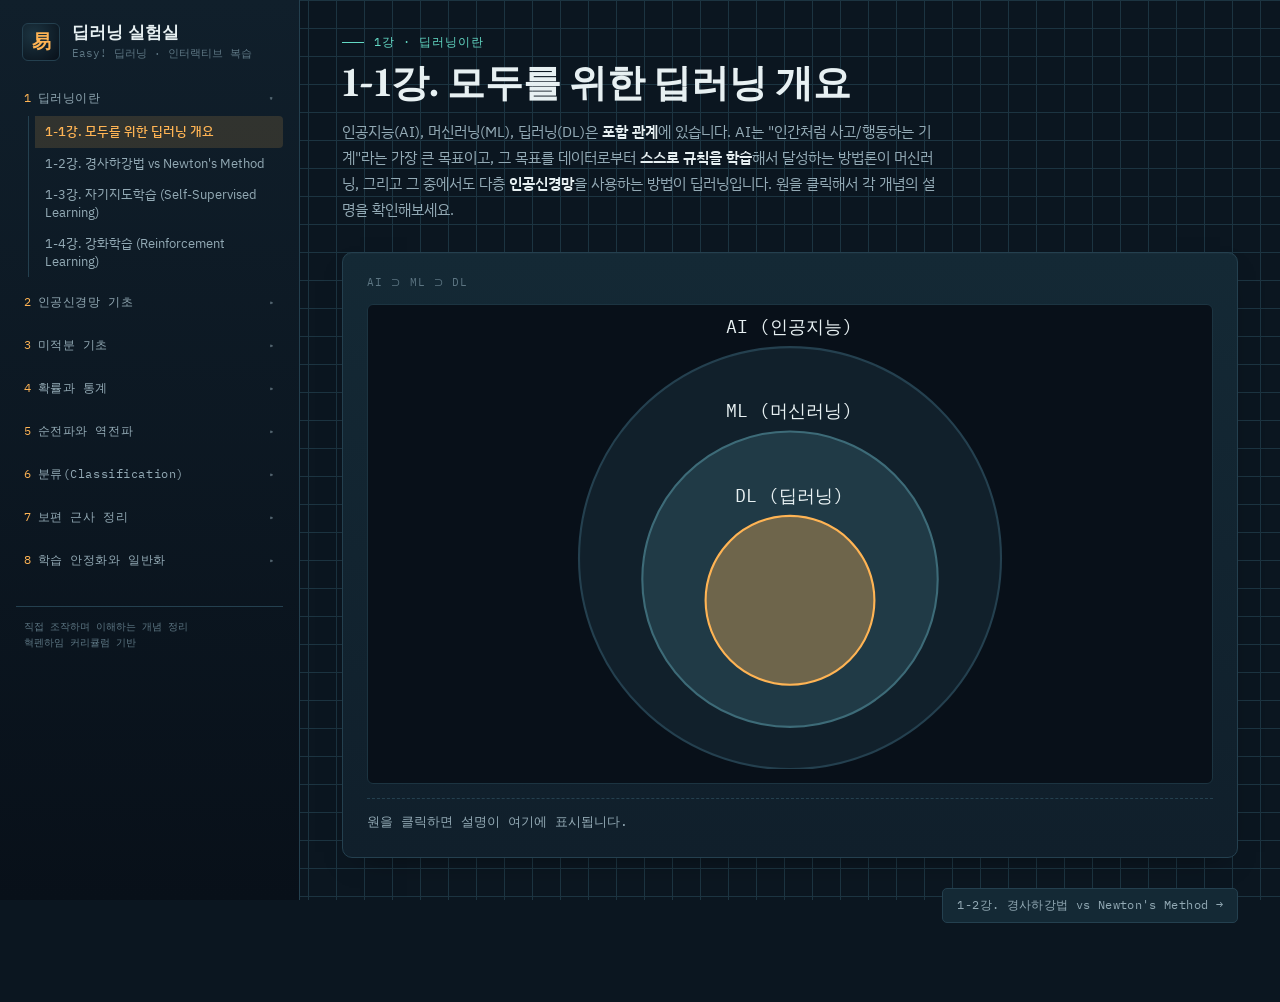
<file: index.html>
<!doctype html>
<html lang="ko">
<head>
<meta charset="UTF-8">
<meta name="viewport" content="width=device-width, initial-scale=1.0">
<title>딥러닝 실험실 · Easy! 딥러닝 인터랙티브 복습</title>
<link rel="preconnect" href="https://fonts.googleapis.com">
<link href="https://fonts.googleapis.com/css2?family=Fraunces:opsz,wght@9..144,400;9..144,600;9..144,700&family=IBM+Plex+Sans+KR:wght@400;500;600;700&family=IBM+Plex+Mono:wght@400;500;600&display=swap" rel="stylesheet">
<link rel="stylesheet" href="vendor/katex/katex.min.css"
      onerror="this.onerror=null;this.href='https://cdn.jsdelivr.net/npm/katex@0.16.11/dist/katex.min.css';">
<link rel="stylesheet" href="style.css">
</head>
<body>

<div class="app">
  <button class="nav-toggle" id="navToggle" aria-label="메뉴 열기">☰ 목차</button>

  <aside class="sidebar" id="sidebar">
    <div class="brand">
      <div class="brand-mark">易</div>
      <div>
        <div class="brand-title">딥러닝 실험실</div>
        <div class="brand-sub">Easy! 딥러닝 · 인터랙티브 복습</div>
      </div>
    </div>
    <nav id="chapterNav" class="chapter-nav"></nav>
    <div class="sidebar-footer">직접 조작하며 이해하는 개념 정리<br>혁펜하임 커리큘럼 기반</div>
  </aside>

  <main class="stage" id="stage">
    <!-- topic content injected here -->
  </main>
</div>

<script>
(function(){
  var LOCAL_JS = 'vendor/katex/katex.min.js';
  var LOCAL_AUTORENDER = 'vendor/katex/auto-render.min.js';
  var CDN_JS = 'https://cdn.jsdelivr.net/npm/katex@0.16.11/dist/katex.min.js';
  var CDN_AUTORENDER = 'https://cdn.jsdelivr.net/npm/katex@0.16.11/dist/contrib/auto-render.min.js';

  function loadScript(src, onload, onerror){
    var s = document.createElement('script');
    s.src = src; s.onload = onload; s.onerror = onerror;
    document.head.appendChild(s);
  }
  function ready(){ window.dispatchEvent(new window.Event('katex-ready')); }
  function loadAutoRender(fromCdn){
    loadScript(fromCdn ? CDN_AUTORENDER : LOCAL_AUTORENDER, ready, function(){
      if(!fromCdn) loadScript(CDN_AUTORENDER, ready, ready); else ready();
    });
  }
  loadScript(LOCAL_JS, function(){ loadAutoRender(false); }, function(){
    loadScript(CDN_JS, function(){ loadAutoRender(true); }, ready);
  });
})();
</script>
<script src="app.js"></script>
</body>
</html>
</file>
<file: style.css>
:root{
  --bg: #0b1620;
  --bg-deep: #081019;
  --panel: #101f2b;
  --panel-raised: #142935;
  --grid-line: #1c3441;
  --hairline: #24404f;
  --text: #e7f0f2;
  --text-dim: #93aab5;
  --text-faint: #5d7683;
  --amber: #ffb454;
  --amber-dim: #a9773a;
  --teal: #63d9c4;
  --red: #ff6b6b;
  --violet: #b48bf2;

  --display: 'Fraunces', serif;
  --body: 'IBM Plex Sans KR', sans-serif;
  --mono: 'IBM Plex Mono', monospace;
}

*{box-sizing:border-box;}
html,body{margin:0;padding:0;}
body{
  background: var(--bg);
  color: var(--text);
  font-family: var(--body);
  background-image:
    linear-gradient(var(--grid-line) 1px, transparent 1px),
    linear-gradient(90deg, var(--grid-line) 1px, transparent 1px);
  background-size: 28px 28px;
  background-attachment: fixed;
}

/* ---------- layout ---------- */
.app{ display:flex; min-height: 100vh; }

.nav-toggle{
  display:none;
  position: fixed; z-index: 40; top: 12px; left: 12px;
  background: var(--panel-raised); color: var(--amber);
  border:1px solid var(--hairline); border-radius:4px;
  font-family: var(--mono); font-size:12px; padding:8px 12px; cursor:pointer;
}

.sidebar{
  width: 300px; flex-shrink:0;
  background: linear-gradient(180deg, var(--panel), var(--bg-deep));
  border-right: 1px solid var(--hairline);
  padding: 22px 16px 24px;
  position: sticky; top:0; height: 100vh; overflow-y:auto;
}
.brand{ display:flex; gap:12px; align-items:center; margin-bottom:20px; padding:0 6px;}
.brand-mark{
  width:38px;height:38px; border-radius:6px;
  background: radial-gradient(circle at 30% 30%, #1c3441, #081019);
  border:1px solid var(--hairline);
  display:flex; align-items:center; justify-content:center;
  color:var(--amber); font-family:var(--display); font-size:19px; font-weight:700;
}
.brand-title{ font-family: var(--display); font-weight:600; font-size:16.5px; letter-spacing:.01em;}
.brand-sub{ font-family: var(--mono); font-size:10.5px; color:var(--text-faint); margin-top:2px;}

.chapter-nav{ display:flex; flex-direction:column; gap:2px; }
.chapter-group{ margin-bottom:6px; }
.chapter-head{
  width:100%; text-align:left; background:none; border:none; cursor:pointer;
  color: var(--text-dim); font-family: var(--mono); font-size:11.5px; letter-spacing:.05em;
  padding:9px 8px; display:flex; justify-content:space-between; align-items:center;
  border-bottom: 1px solid transparent;
}
.chapter-head:hover{ color: var(--amber); }
.chapter-head .chev{ transition: transform .18s ease; opacity:.6; font-size:10px;}
.chapter-group.open .chapter-head .chev{ transform: rotate(90deg); }
.chapter-head .chnum{ color:var(--amber); margin-right:6px; }

.topic-list{ display:none; flex-direction:column; padding-left:6px; border-left:1px solid var(--hairline); margin-left:12px;}
.chapter-group.open .topic-list{ display:flex; }
.topic-btn{
  text-align:left; background:none; border:none; color:var(--text-dim);
  font-family: var(--body); font-size:13px; padding:7px 10px; cursor:pointer;
  border-radius:0 4px 4px 0; line-height:1.35;
}
.topic-btn:hover{ background: rgba(255,180,84,.08); color:var(--text); }
.topic-btn.active{ background: rgba(255,180,84,.14); color: var(--amber); font-weight:500; }

.sidebar-footer{
  margin-top:22px; padding:12px 8px 0; border-top:1px solid var(--hairline);
  font-family: var(--mono); font-size:10px; color:var(--text-faint); line-height:1.6;
}

/* ---------- stage ---------- */
.stage{ flex:1; padding: 34px 42px 80px; max-width:980px; }

.topic-eyebrow{
  font-family: var(--mono); font-size:12px; color: var(--teal); letter-spacing:.08em;
  display:flex; align-items:center; gap:10px; margin-bottom:10px;
}
.topic-eyebrow::before{ content:''; width:22px; height:1px; background:var(--teal); display:inline-block;}

.topic-title{
  font-family: var(--display); font-weight:600; font-size: clamp(26px, 3vw, 38px);
  margin:0 0 14px; line-height:1.15;
}

.topic-desc{
  color: var(--text-dim); font-size:15px; line-height:1.75; max-width: 66ch; margin-bottom: 28px;
}
.topic-desc b{ color: var(--text); font-weight:600; }
.topic-desc code{ font-family:var(--mono); color:var(--amber); background:rgba(255,180,84,.08); padding:1px 5px; border-radius:3px; font-size:.92em;}

.formula{
  font-family: var(--mono); font-size: 15px; color: var(--text);
  background: linear-gradient(180deg, rgba(99,217,196,.06), rgba(99,217,196,.02));
  border: 1px solid #2c4a58; border-left: 3px solid var(--teal);
  border-radius: 6px; padding: 12px 18px; margin: 14px 0;
  max-width: 66ch; line-height: 1.7; letter-spacing: .01em;
}
.formula .term{ color: var(--amber); }
.formula small{ display:block; font-family:var(--body); color:var(--text-faint); font-size:12px; margin-top:6px; letter-spacing:0; }

.analogy{
  font-size: 13.5px; color: var(--text-dim); max-width: 66ch;
  background: rgba(180,139,242,.07); border: 1px dashed #4a3a6b;
  border-radius: 6px; padding: 10px 14px; margin: 12px 0; line-height:1.65;
}
.analogy b{ color: var(--violet); }

.panel{
  background: linear-gradient(180deg, var(--panel-raised), var(--panel));
  border: 1px solid var(--hairline);
  border-radius: 10px;
  padding: 22px 24px 26px;
  box-shadow: inset 0 1px 0 rgba(255,255,255,.02), 0 12px 30px -18px rgba(0,0,0,.6);
  margin-bottom: 22px;
}
.panel-title{
  font-family: var(--mono); font-size:11px; letter-spacing:.1em; color:var(--text-faint);
  text-transform:uppercase; margin-bottom:14px; display:flex; justify-content:space-between;
}

.canvas-wrap{
  background: var(--bg-deep);
  border:1px solid var(--grid-line);
  border-radius:6px;
  position:relative;
  overflow:hidden;
}
.canvas-wrap canvas{ display:block; width:100%; }

.controls{ display:flex; flex-wrap:wrap; gap:22px; margin-top:18px; }
.control{ min-width: 190px; flex:1; --accent: var(--amber); --accent-dim: var(--amber-dim); }
.control label{
  display:flex; justify-content:space-between; font-family:var(--mono); font-size:11.5px;
  color: var(--text-dim); margin-bottom:8px;
}
.control label .val{ color: var(--accent); font-weight:600; transition: text-shadow .2s ease; }
.control.is-active label .val{ text-shadow: 0 0 8px var(--accent); }
.control input[type=range]{
  width:100%; -webkit-appearance:none; height:4px; border-radius:2px;
  background: var(--grid-line); outline:none;
}
.control input[type=range]::-webkit-slider-thumb{
  -webkit-appearance:none; width:15px; height:15px; border-radius:50%;
  background: var(--accent); border:2px solid #0b1620; cursor:pointer;
  box-shadow: 0 0 0 1px var(--accent-dim);
}
.control input[type=range]::-moz-range-thumb{
  width:15px; height:15px; border-radius:50%; background:var(--accent);
  border:2px solid #0b1620; cursor:pointer;
}
.control select{
  width:100%; background:var(--bg-deep); color:var(--text); border:1px solid var(--hairline);
  padding:7px 8px; border-radius:4px; font-family:var(--body); font-size:13px;
}
.btn-row{ display:flex; gap:10px; flex-wrap:wrap; margin-top:16px;}
.btn{
  font-family: var(--mono); font-size:12px; letter-spacing:.03em;
  background: var(--panel-raised); color: var(--amber);
  border:1px solid var(--amber-dim); padding:8px 14px; border-radius:5px; cursor:pointer;
}
.btn:hover{ background: rgba(255,180,84,.14); }
.btn.secondary{ color:var(--teal); border-color:#2c6b62; }
.btn.secondary:hover{ background: rgba(99,217,196,.1); }

.readout{
  font-family: var(--mono); font-size:12.5px; color:var(--text-dim);
  display:flex; gap:18px; flex-wrap:wrap; margin-top:14px; padding-top:14px; border-top:1px dashed var(--hairline);
}
.readout b{ color:var(--teal); }

.legend{ display:flex; gap:16px; flex-wrap:wrap; font-family:var(--mono); font-size:11px; color:var(--text-dim); margin-top:10px;}
.legend span{ display:inline-flex; align-items:center; gap:6px;}
.legend i{ width:12px; height:3px; display:inline-block; border-radius:2px;}

.note{
  font-size:13px; color:var(--text-faint); line-height:1.65; margin-top:4px;
}

.prevnext{ display:flex; justify-content:space-between; margin-top:30px; }
.prevnext .btn{ color:var(--text-dim); border-color:var(--hairline); }

@media (max-width: 880px){
  .nav-toggle{ display:block; }
  .sidebar{
    position:fixed; left:0; top:0; z-index:30; transform:translateX(-100%);
    transition: transform .2s ease; height:100vh; width:80vw; max-width:320px;
  }
  .sidebar.open{ transform:translateX(0); }
  .stage{ padding: 70px 18px 60px; }
}
</file>
